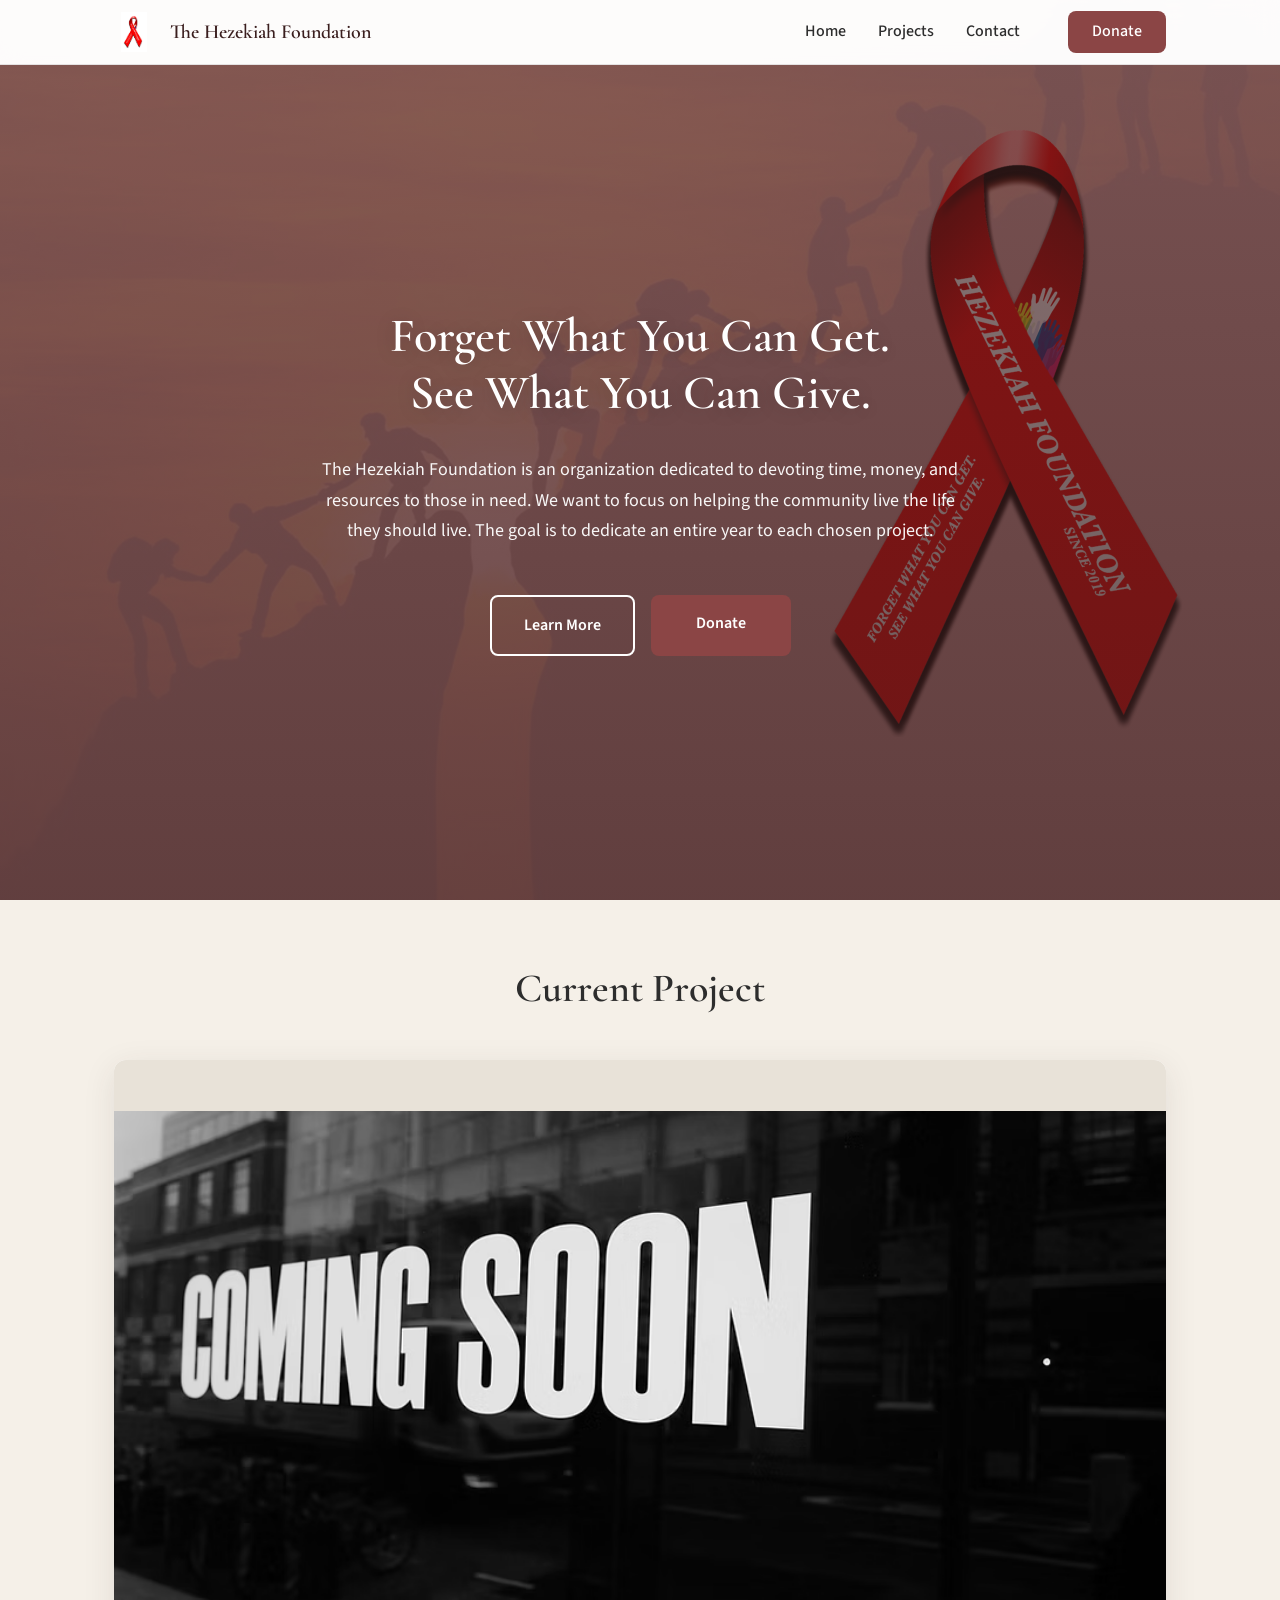
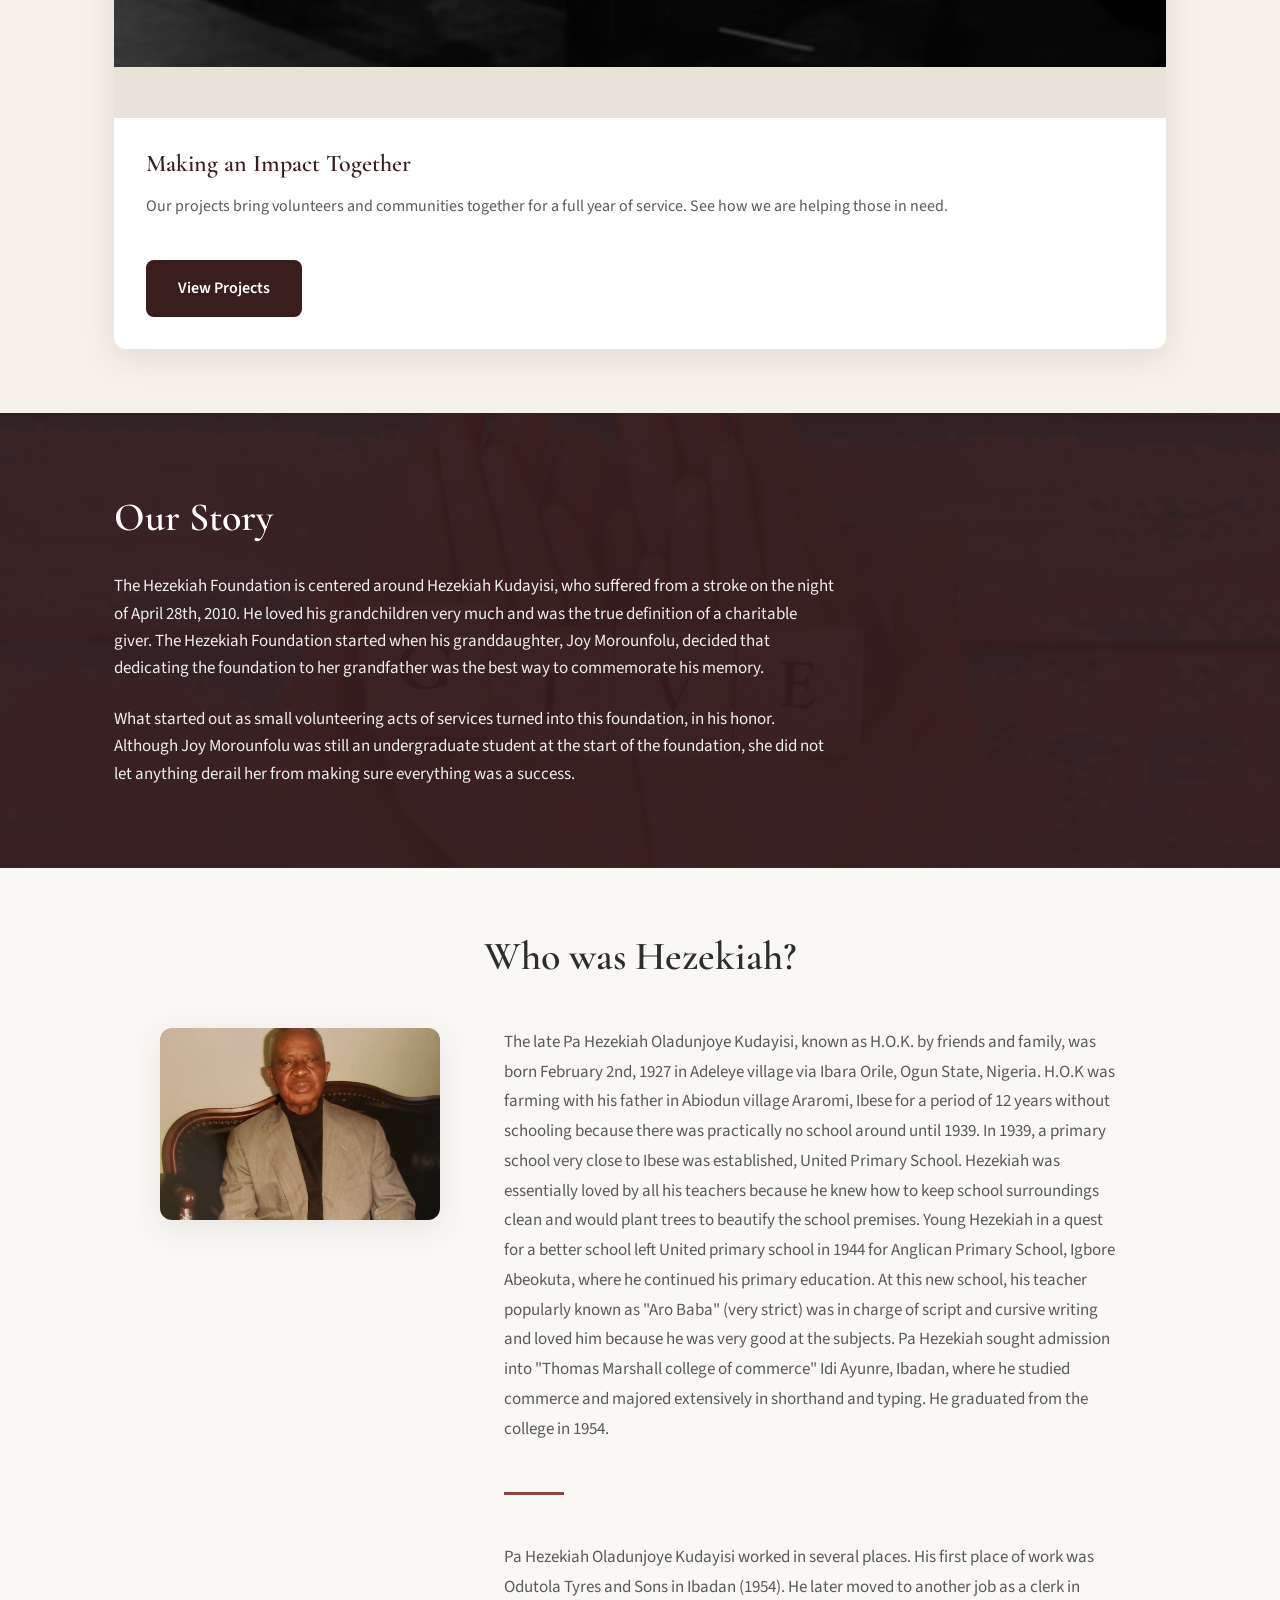
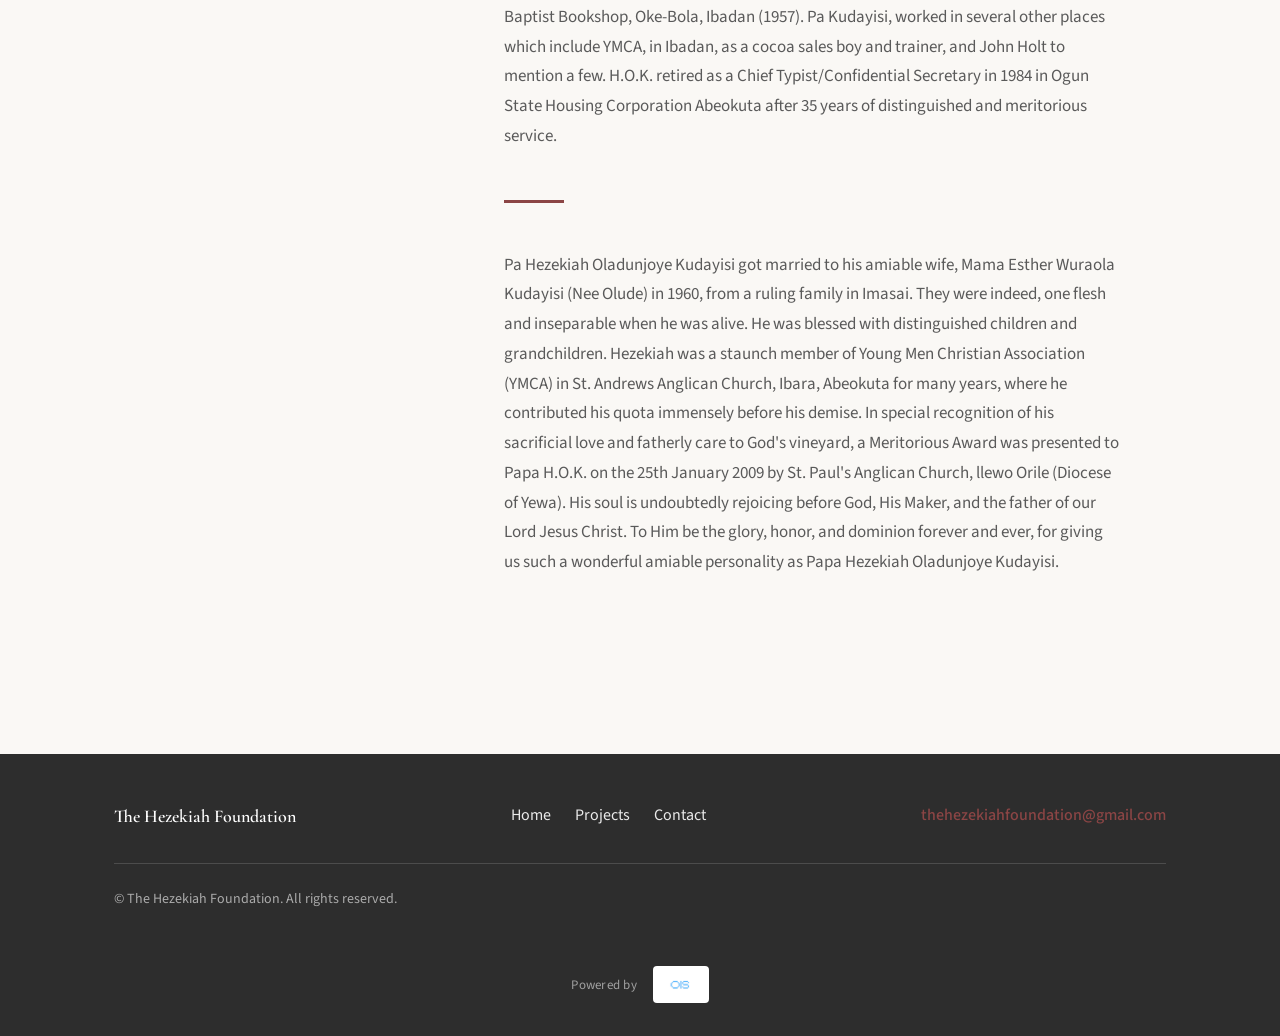
<file: index.html>
<!DOCTYPE html>
<html lang="en">
<head>
  <meta charset="UTF-8">
  <meta name="viewport" content="width=device-width, initial-scale=1.0">
  <meta name="description" content="The Hezekiah Foundation — Devoting time, money, and resources to those in need. See what you can give.">
  <title>The Hezekiah Foundation | Home</title>
  <link rel="icon" href="icon.jpg" type="image/jpeg">
  <link rel="preconnect" href="https://fonts.googleapis.com">
  <link rel="preconnect" href="https://fonts.gstatic.com" crossorigin>
  <link href="https://fonts.googleapis.com/css2?family=Cormorant+Garamond:ital,wght@0,500;0,600;0,700;1,500&family=Source+Sans+3:ital,wght@0,400;0,500;0,600;0,700;1,400&display=swap" rel="stylesheet">
  <link rel="stylesheet" href="styles.css">
</head>
<body>
  <header class="site-header" id="site-header">
    <div class="container">
      <a href="index.html" class="logo">
        <img src="icon.jpg" alt="" class="logo-img" width="40" height="40">
        <span class="logo-text">The Hezekiah Foundation</span>
      </a>
      <button class="nav-toggle" aria-expanded="false" aria-controls="nav-menu" aria-label="Toggle menu">
        <span></span>
        <span></span>
        <span></span>
      </button>
      <nav class="nav-menu" id="nav-menu">
        <ul>
          <li><a href="index.html">Home</a></li>
          <li><a href="projects.html">Projects</a></li>
          <li><a href="contact.html">Contact</a></li>
          <li><a href="https://donate.stripe.com/test_6oU6oHeWib6V2xtgUr2go00" class="btn btn-donate-nav" id="donate-link" target="_blank" rel="noopener noreferrer">Donate</a></li>
        </ul>
      </nav>
    </div>
  </header>

  <main>
    <section class="hero" aria-labelledby="hero-heading">
      <div class="container">
        <h1 id="hero-heading">Forget What You Can Get.<br>See What You Can Give.</h1>
        <p class="hero-subtext">
          The Hezekiah Foundation is an organization dedicated to devoting time, money, and resources to those in need. 
          We want to focus on helping the community live the life they should live. 
          The goal is to dedicate an entire year to each chosen project.
        </p>
        <div class="hero-buttons">
          <a href="#our-story" class="btn btn-secondary">Learn More</a>
          <a href="https://donate.stripe.com/test_6oU6oHeWib6V2xtgUr2go00" class="btn btn-primary" id="hero-donate" target="_blank" rel="noopener noreferrer">Donate</a>
        </div>
      </div>
    </section>

    <section class="section current-project" id="current-project">
      <div class="container">
        <div class="section-title">
          <h2>Current Project</h2>
        </div>
        <div class="card">
          <div class="card-image" role="img" aria-label="Community and care"></div>
          <div class="card-body">
            <h3>Making an Impact Together</h3>
            <p>Our projects bring volunteers and communities together for a full year of service. See how we are helping those in need.</p>
            <a href="projects.html" class="btn btn-dark">View Projects</a>
          </div>
        </div>
      </div>
    </section>

    <section class="our-story section" id="our-story">
      <div class="container">
        <h2>Our Story</h2>
        <div class="fade-in">
          <p>
            The Hezekiah Foundation is centered around Hezekiah Kudayisi, who suffered from a stroke on the night of April 28th, 2010. 
            He loved his grandchildren very much and was the true definition of a charitable giver. The Hezekiah Foundation started when his granddaughter, Joy Morounfolu, decided that dedicating the foundation to her grandfather was the best way to commemorate his memory.
          </p>
          <p>
            What started out as small volunteering acts of services turned into this foundation, in his honor. 
            Although Joy Morounfolu was still an undergraduate student at the start of the foundation, she did not let anything derail her from making sure everything was a success.
          </p>
        </div>
      </div>
    </section>

    <section class="section who-was-hezekiah" id="who-was-hezekiah">
      <div class="container">
        <div class="section-title">
          <h2>Who was Hezekiah?</h2>
        </div>
        <div class="who-was-hezekiah-row">
          <div class="who-was-hezekiah-image">
            <img src="hezekiah.jpeg" alt="Pa Hezekiah Oladunjoye Kudayisi">
          </div>
          <div class="content">
          <div class="bio-block">
            <p>
              The late Pa Hezekiah Oladunjoye Kudayisi, known as H.O.K. by friends and family, was born February 2nd, 1927 in Adeleye village via Ibara Orile, Ogun State, Nigeria. H.O.K was farming with his father in Abiodun village Araromi, Ibese for a period of 12 years without schooling because there was practically no school around until 1939. In 1939, a primary school very close to Ibese was established, United Primary School. Hezekiah was essentially loved by all his teachers because he knew how to keep school surroundings clean and would plant trees to beautify the school premises. Young Hezekiah in a quest for a better school left United primary school in 1944 for Anglican Primary School, Igbore Abeokuta, where he continued his primary education. At this new school, his teacher popularly known as "Aro Baba" (very strict) was in charge of script and cursive writing and loved him because he was very good at the subjects. Pa Hezekiah sought admission into "Thomas Marshall college of commerce" Idi Ayunre, Ibadan, where he studied commerce and majored extensively in shorthand and typing. He graduated from the college in 1954.
            </p>
          </div>
          <hr class="bio-divider" aria-hidden="true">
          <div class="bio-block">
            <p>
              Pa Hezekiah Oladunjoye Kudayisi worked in several places. His first place of work was Odutola Tyres and Sons in Ibadan (1954). He later moved to another job as a clerk in Baptist Bookshop, Oke-Bola, Ibadan (1957). Pa Kudayisi, worked in several other places which include YMCA, in Ibadan, as a cocoa sales boy and trainer, and John Holt to mention a few. H.O.K. retired as a Chief Typist/Confidential Secretary in 1984 in Ogun State Housing Corporation Abeokuta after 35 years of distinguished and meritorious service.
            </p>
          </div>
          <hr class="bio-divider" aria-hidden="true">
          <div class="bio-block">
            <p>
              Pa Hezekiah Oladunjoye Kudayisi got married to his amiable wife, Mama Esther Wuraola Kudayisi (Nee Olude) in 1960, from a ruling family in Imasai. They were indeed, one flesh and inseparable when he was alive. He was blessed with distinguished children and grandchildren. Hezekiah was a staunch member of Young Men Christian Association (YMCA) in St. Andrews Anglican Church, Ibara, Abeokuta for many years, where he contributed his quota immensely before his demise. In special recognition of his sacrificial love and fatherly care to God's vineyard, a Meritorious Award was presented to Papa H.O.K. on the 25th January 2009 by St. Paul's Anglican Church, llewo Orile (Diocese of Yewa). His soul is undoubtedly rejoicing before God, His Maker, and the father of our Lord Jesus Christ. To Him be the glory, honor, and dominion forever and ever, for giving us such a wonderful amiable personality as Papa Hezekiah Oladunjoye Kudayisi.
            </p>
          </div>
          </div>
        </div>
      </div>
    </section>
  </main>

  <footer class="site-footer">
    <div class="container">
      <div>
        <span class="logo">The Hezekiah Foundation</span>
      </div>
      <nav aria-label="Footer">
        <ul>
          <li><a href="index.html">Home</a></li>
          <li><a href="projects.html">Projects</a></li>
          <li><a href="contact.html">Contact</a></li>
        </ul>
      </nav>
      <div>
        <a href="mailto:thehezekiahfoundation@gmail.com" class="email">thehezekiahfoundation@gmail.com</a>
      </div>
      <p class="copyright">© The Hezekiah Foundation. All rights reserved.</p>
      <div class="footer-powered-by">
        <span class="footer-powered-text">Powered by</span>
        <a href="https://www.owolabisolutions.com/" class="footer-powered-link" target="_blank" rel="noopener noreferrer">
          <span class="footer-powered-logo-wrap">
            <img src="OIS.png" alt="OIS — Owolabi Solutions" class="footer-powered-logo" width="80" height="28" loading="lazy">
          </span>
        </a>
      </div>
    </div>
  </footer>

  <script src="main.js"></script>
</body>
</html>
</file>
<file: styles.css>
/* ============================================
   The Hezekiah Foundation — Main Styles
   Mobile-first, warm nonprofit aesthetic
   ============================================ */

:root {
  /* Warm, faith-inspired palette — red */
  --color-bg: #faf8f5;
  --color-bg-warm: #f5f0e8;
  --color-bg-dark: #3e2c2c;
  --color-charcoal: #2d2d2d;
  --color-charcoal-soft: #4a4a4a;
  --color-navy: #3a1e1e;
  --color-navy-soft: #5a2d2d;
  --color-beige: #e8e2d8;
  --color-beige-dark: #d4ccbe;
  --color-accent: #8b4545;
  --color-accent-hover: #7a3535;
  --color-white: #ffffff;
  --color-text: #2d2d2d;
  --color-text-soft: #5a5a5a;
  --color-border: rgba(58, 45, 45, 0.12);

  --font-heading: "Cormorant Garamond", Georgia, serif;
  --font-body: "Source Sans 3", "Segoe UI", sans-serif;

  --space-xs: 0.5rem;
  --space-sm: 1rem;
  --space-md: 1.5rem;
  --space-lg: 2rem;
  --space-xl: 3rem;
  --space-2xl: 4rem;
  --space-3xl: 5rem;

  --radius: 8px;
  --radius-lg: 12px;
  --shadow-soft: 0 4px 20px rgba(58, 45, 45, 0.08);
  --shadow-card: 0 8px 32px rgba(58, 45, 45, 0.1);
  --transition: 0.3s ease;
}

/* Reset & base */
*, *::before, *::after {
  box-sizing: border-box;
}

html {
  scroll-behavior: smooth;
}

body {
  margin: 0;
  font-family: var(--font-body);
  font-size: 1rem;
  line-height: 1.6;
  color: var(--color-text);
  background-color: var(--color-bg);
  -webkit-font-smoothing: antialiased;
}

img {
  max-width: 100%;
  height: auto;
  display: block;
}

a {
  color: var(--color-accent);
  text-decoration: none;
  transition: color var(--transition);
}

a:hover {
  color: var(--color-accent-hover);
}

/* Typography */
h1, h2, h3, h4 {
  font-family: var(--font-heading);
  font-weight: 600;
  line-height: 1.2;
  color: var(--color-charcoal);
}

h1 {
  font-size: clamp(2rem, 5vw, 3.25rem);
  margin: 0 0 var(--space-md);
}

h2 {
  font-size: clamp(1.75rem, 4vw, 2.5rem);
  margin: 0 0 var(--space-md);
}

h3 {
  font-size: clamp(1.25rem, 2.5vw, 1.5rem);
  margin: 0 0 var(--space-sm);
}

p {
  margin: 0 0 var(--space-md);
  color: var(--color-text-soft);
}

p:last-child {
  margin-bottom: 0;
}

/* Layout */
.container {
  width: 100%;
  max-width: 1100px;
  margin: 0 auto;
  padding: 0 var(--space-md);
}

/* ========== Header & Navigation ========== */
.site-header {
  position: fixed;
  top: 0;
  left: 0;
  right: 0;
  z-index: 1000;
  background: rgba(255, 255, 255, 0.98);
  backdrop-filter: blur(10px);
  border-bottom: 1px solid var(--color-border);
  transition: background var(--transition), box-shadow var(--transition);
}

.site-header.scrolled {
  box-shadow: var(--shadow-soft);
}

.site-header .container {
  display: flex;
  align-items: center;
  justify-content: space-between;
  min-height: 64px;
  padding-top: var(--space-xs);
  padding-bottom: var(--space-xs);
}

.logo {
  display: inline-flex;
  align-items: center;
  gap: var(--space-sm);
  font-family: var(--font-heading);
  font-size: 1.25rem;
  font-weight: 600;
  color: var(--color-navy);
  white-space: nowrap;
}

.logo-img {
  width: 40px;
  height: 40px;
  object-fit: contain;
  flex-shrink: 0;
}

.logo-text {
  display: none;
}

@media (min-width: 480px) {
  .logo-text {
    display: inline;
  }
}

.nav-toggle {
  display: flex;
  flex-direction: column;
  justify-content: center;
  gap: 5px;
  width: 44px;
  height: 44px;
  padding: 0;
  background: none;
  border: none;
  cursor: pointer;
  color: var(--color-charcoal);
}

.nav-toggle span {
  display: block;
  width: 22px;
  height: 2px;
  background: currentColor;
  transition: transform var(--transition), opacity var(--transition);
}

.nav-toggle[aria-expanded="true"] span:nth-child(1) {
  transform: translateY(7px) rotate(45deg);
}

.nav-toggle[aria-expanded="true"] span:nth-child(2) {
  opacity: 0;
}

.nav-toggle[aria-expanded="true"] span:nth-child(3) {
  transform: translateY(-7px) rotate(-45deg);
}

.nav-menu {
  position: fixed;
  top: 64px;
  left: 0;
  right: 0;
  background: var(--color-white);
  padding: var(--space-md);
  box-shadow: var(--shadow-card);
  max-height: 0;
  overflow: hidden;
  opacity: 0;
  transition: max-height var(--transition), opacity var(--transition);
}

.nav-menu.is-open {
  max-height: 320px;
  opacity: 1;
}

.nav-menu ul {
  list-style: none;
  margin: 0;
  padding: 0;
}

.nav-menu li {
  border-bottom: 1px solid var(--color-border);
}

.nav-menu li:last-child {
  border-bottom: none;
}

.nav-menu a {
  display: block;
  padding: var(--space-sm) 0;
  font-weight: 500;
  color: var(--color-charcoal);
}

.nav-menu a:hover {
  color: var(--color-accent);
}

.nav-menu .btn-donate-nav {
  display: block;
  margin-top: var(--space-sm);
  text-align: center;
  padding: var(--space-sm) var(--space-md);
  background: var(--color-accent);
  color: var(--color-white) !important;
  border-radius: var(--radius);
  border: none;
}

.nav-menu .btn-donate-nav:hover {
  background: var(--color-accent-hover);
  color: var(--color-white) !important;
}

@media (min-width: 768px) {
  .nav-toggle {
    display: none;
  }

  .nav-menu {
    position: static;
    max-height: none;
    opacity: 1;
    box-shadow: none;
    background: transparent;
    padding: 0;
  }

  .nav-menu ul {
    display: flex;
    align-items: center;
    gap: var(--space-lg);
  }

  .nav-menu li {
    border-bottom: none;
  }

  .nav-menu a {
    padding: var(--space-xs) 0;
  }

  .nav-menu .btn-donate-nav {
    margin-top: 0;
    margin-left: var(--space-sm);
    padding: var(--space-xs) var(--space-md);
  }
}

/* ========== Buttons ========== */
.btn {
  display: inline-block;
  padding: var(--space-sm) var(--space-lg);
  font-family: var(--font-body);
  font-size: 1rem;
  font-weight: 600;
  text-align: center;
  border-radius: var(--radius);
  border: none;
  cursor: pointer;
  transition: background var(--transition), color var(--transition), transform 0.2s ease;
}

.btn:focus-visible {
  outline: 2px solid var(--color-accent);
  outline-offset: 2px;
}

.btn-primary {
  background: var(--color-accent);
  color: var(--color-white);
}

.btn-primary:hover {
  background: var(--color-accent-hover);
  color: var(--color-white);
}

.btn-secondary {
  background: transparent;
  color: var(--color-white);
  border: 2px solid var(--color-white);
}

.btn-secondary:hover {
  background: rgba(255, 255, 255, 0.15);
  color: var(--color-white);
}

.btn-dark {
  background: var(--color-navy);
  color: var(--color-white);
}

.btn-dark:hover {
  background: var(--color-navy-soft);
  color: var(--color-white);
}

/* ========== Hero ========== */
.hero {
  position: relative;
  min-height: 100vh;
  display: flex;
  align-items: center;
  justify-content: center;
  background: var(--color-navy) url("assets/background.jpeg") center / cover no-repeat;
  color: var(--color-white);
  text-align: center;
  padding: calc(64px + var(--space-2xl)) var(--space-md) var(--space-2xl);
}

.hero::before {
  content: "";
  position: absolute;
  inset: 0;
  background: linear-gradient(to bottom, rgba(58, 30, 30, 0.6) 0%, rgba(58, 30, 30, 0.75) 100%);
}

.hero .container {
  position: relative;
  z-index: 1;
}

.hero h1 {
  color: var(--color-white);
  font-size: clamp(1.75rem, 4.5vw, 3rem);
  margin-bottom: var(--space-lg);
  text-shadow: 0 2px 20px rgba(0, 0, 0, 0.2);
}

.hero .hero-subtext {
  max-width: 640px;
  margin: 0 auto var(--space-xl);
  font-size: clamp(1rem, 2vw, 1.125rem);
  line-height: 1.7;
  color: rgba(255, 255, 255, 0.95);
}

.hero .hero-buttons {
  display: flex;
  flex-wrap: wrap;
  gap: var(--space-sm);
  justify-content: center;
}

.hero .btn {
  min-width: 140px;
}

/* ========== Section common ========== */
.section {
  padding: var(--space-2xl) 0;
}

.section-title {
  text-align: center;
  margin-bottom: var(--space-xl);
}

.section-title h2 {
  margin-bottom: var(--space-xs);
}

.section-title p {
  margin: 0;
  max-width: 560px;
  margin-left: auto;
  margin-right: auto;
}

/* ========== Current Project (Home) ========== */
.current-project {
  background: var(--color-bg-warm);
}

.current-project .card {
  background: var(--color-white);
  border-radius: var(--radius-lg);
  overflow: hidden;
  box-shadow: var(--shadow-card);
  transition: transform var(--transition), box-shadow var(--transition);
}

.current-project .card:hover {
  transform: translateY(-4px);
  box-shadow: 0 12px 40px rgba(58, 45, 45, 0.12);
}

.current-project .card-image {
  position: relative;
  aspect-ratio: 16 / 10;
  background: var(--color-beige) url("assets/tough.png") center / contain no-repeat;
}

.current-project .card-body {
  padding: var(--space-lg);
}

.current-project .card-body h3 {
  color: var(--color-navy);
}

.current-project .card-body .btn {
  margin-top: var(--space-sm);
}

/* ========== Our Story ========== */
.our-story {
  position: relative;
  background: var(--color-navy) url("assets/body-background-img.jpeg") center / cover no-repeat;
  color: var(--color-white);
  padding: var(--space-3xl) 0;
}

.our-story::before {
  content: "";
  position: absolute;
  inset: 0;
  background: linear-gradient(to bottom, rgba(58, 30, 30, 0.85) 0%, rgba(58, 30, 30, 0.9) 100%);
}

.our-story .container {
  position: relative;
  z-index: 1;
}

.our-story h2 {
  color: var(--color-white);
  margin-bottom: var(--space-lg);
}

.our-story p {
  color: rgba(255, 255, 255, 0.92);
  font-size: 1.0625rem;
  max-width: 720px;
}

.our-story .fade-in {
  opacity: 0;
  transform: translateY(20px);
}

.our-story .fade-in.visible {
  opacity: 1;
  transform: translateY(0);
}

/* ========== Who Was Hezekiah ========== */
.who-was-hezekiah {
  background: var(--color-bg);
}

.who-was-hezekiah-row {
  display: flex;
  flex-direction: column;
  gap: var(--space-xl);
  max-width: 960px;
  margin: 0 auto;
}

.who-was-hezekiah-image {
  width: 100%;
  max-width: 320px;
  margin: 0 auto;
  border-radius: var(--radius-lg);
  overflow: hidden;
  box-shadow: var(--shadow-card);
}

.who-was-hezekiah-image img {
  width: 100%;
  height: auto;
  display: block;
  object-fit: cover;
}

@media (min-width: 768px) {
  .who-was-hezekiah-row {
    flex-direction: row;
    align-items: flex-start;
    gap: var(--space-2xl);
  }

  .who-was-hezekiah-image {
    flex-shrink: 0;
    width: 280px;
    max-width: none;
    margin: 0;
  }

  .who-was-hezekiah .content {
    flex: 1;
    min-width: 0;
  }
}

.who-was-hezekiah .content {
  max-width: 720px;
  margin: 0 auto;
}

@media (min-width: 768px) {
  .who-was-hezekiah .content {
    margin: 0;
  }
}

.who-was-hezekiah .bio-block {
  margin-bottom: var(--space-xl);
}

.who-was-hezekiah .bio-block p {
  font-size: 1.0625rem;
  line-height: 1.75;
}

.who-was-hezekiah .bio-divider {
  width: 60px;
  height: 3px;
  background: var(--color-accent);
  margin: var(--space-xl) 0;
  border: none;
}

.who-was-hezekiah .quote-line {
  border-left: 4px solid var(--color-beige-dark);
  padding-left: var(--space-lg);
  margin: var(--space-lg) 0;
  font-style: italic;
  color: var(--color-charcoal-soft);
}

/* ========== Projects page ========== */
.projects-hero {
  padding: calc(64px + var(--space-2xl)) var(--space-md) var(--space-2xl);
  background: var(--color-navy);
  color: var(--color-white);
  text-align: center;
}

.projects-hero h1 {
  color: var(--color-white);
  margin-bottom: var(--space-sm);
}

.projects-hero p {
  color: rgba(255, 255, 255, 0.9);
  margin: 0;
}

.project-card {
  background: var(--color-white);
  border-radius: var(--radius-lg);
  overflow: hidden;
  box-shadow: var(--shadow-card);
  margin-bottom: var(--space-xl);
}

.project-card:last-child {
  margin-bottom: 0;
}

.project-card .card-header {
  background: var(--color-bg-warm);
  padding: var(--space-lg);
  border-bottom: 1px solid var(--color-border);
}

.project-card .card-header h2 {
  margin: 0;
  color: var(--color-navy);
  font-size: 1.5rem;
}

.project-card-row {
  display: flex;
  flex-direction: column;
  gap: var(--space-lg);
  padding: var(--space-lg);
}

@media (min-width: 768px) {
  .project-card-row {
    flex-direction: row;
    align-items: flex-start;
  }
}

.project-video-wrapper {
  position: relative;
  width: 100%;
  max-width: 360px;
  margin: 0 auto;
  aspect-ratio: 4 / 5;
  background: var(--color-charcoal);
  overflow: hidden;
  border-radius: var(--radius);
  flex-shrink: 0;
}

@media (min-width: 768px) {
  .project-video-wrapper {
    margin: 0;
    width: 280px;
    min-width: 280px;
  }
}

.project-video {
  width: 100%;
  height: 100%;
  object-fit: cover;
  display: block;
}

.video-play-overlay {
  position: absolute;
  top: 50%;
  left: 50%;
  transform: translate(-50%, -50%);
  width: 80px;
  height: 80px;
  border-radius: 50%;
  background: rgba(255, 255, 255, 0.9);
  border: none;
  cursor: pointer;
  display: flex;
  align-items: center;
  justify-content: center;
  font-size: 2rem;
  color: var(--color-navy);
  transition: transform var(--transition), background var(--transition);
  z-index: 10;
}

.video-play-overlay:hover {
  transform: translate(-50%, -50%) scale(1.1);
  background: rgba(255, 255, 255, 1);
}

.video-play-overlay span {
  margin-left: 4px;
}

.video-error-message {
  position: absolute;
  top: 0;
  left: 0;
  right: 0;
  bottom: 0;
  display: flex;
  flex-direction: column;
  align-items: center;
  justify-content: center;
  padding: 2rem;
  background: var(--color-bg-warm);
  color: var(--color-text-soft);
  text-align: center;
  z-index: 5;
}

.video-error-message p {
  margin: 0;
}

.project-card .card-body {
  padding: 0;
  flex: 1;
  min-width: 0;
}

@media (min-width: 768px) {
  .project-card .card-body {
    padding-left: 0;
  }
}

.project-card .card-body p {
  margin-bottom: var(--space-md);
}

.project-stats {
  display: grid;
  grid-template-columns: repeat(2, 1fr);
  gap: var(--space-md);
  margin: var(--space-lg) 0;
}

.project-stat {
  text-align: center;
  padding: var(--space-md);
  background: var(--color-bg-warm);
  border-radius: var(--radius);
}

.project-stat .value {
  font-family: var(--font-heading);
  font-size: 1.5rem;
  font-weight: 600;
  color: var(--color-accent);
  display: block;
}

.project-stat .label {
  font-size: 0.875rem;
  color: var(--color-text-soft);
  margin: 0;
}

.gratitude {
  margin-top: var(--space-lg);
  padding-top: var(--space-lg);
  border-top: 1px solid var(--color-border);
}

.gratitude h4 {
  font-size: 1rem;
  color: var(--color-charcoal);
  margin-bottom: var(--space-sm);
}

.gratitude ul {
  margin: 0;
  padding-left: 1.25rem;
  color: var(--color-text-soft);
}

.gratitude li {
  margin-bottom: var(--space-xs);
}

@media (min-width: 600px) {
  .project-stats {
    grid-template-columns: repeat(4, 1fr);
  }
}

/* ========== Contact page ========== */
.contact-hero {
  padding: calc(64px + var(--space-2xl)) var(--space-md) var(--space-2xl);
  background: var(--color-navy);
  color: var(--color-white);
  text-align: center;
}

.contact-hero h1 {
  color: var(--color-white);
  margin-bottom: var(--space-sm);
}

.contact-hero p {
  color: rgba(255, 255, 255, 0.9);
  margin: 0;
}

.contact-section {
  padding: var(--space-2xl) 0;
}

.contact-grid {
  display: grid;
  gap: var(--space-xl);
  max-width: 640px;
  margin: 0 auto;
}

.contact-image {
  width: 100%;
  border-radius: var(--radius-lg);
  overflow: hidden;
  box-shadow: var(--shadow-soft);
}

.contact-image img {
  width: 100%;
  height: auto;
  display: block;
  object-fit: cover;
}

.contact-content {
  display: grid;
  gap: var(--space-xl);
}

@media (min-width: 768px) {
  .contact-grid {
    grid-template-columns: auto 1fr;
    max-width: 1100px;
    align-items: start;
    gap: var(--space-2xl);
  }

  .contact-image {
    width: 320px;
    min-width: 280px;
  }

  .contact-content {
    max-width: 640px;
    min-width: 0;
  }
}

.contact-info {
  padding: var(--space-lg);
  background: var(--color-bg-warm);
  border-radius: var(--radius-lg);
}

.contact-info h3 {
  margin-bottom: var(--space-sm);
  color: var(--color-navy);
}

.contact-info a {
  font-weight: 500;
}

.contact-form .form-group {
  margin-bottom: var(--space-md);
}

.contact-form label {
  display: block;
  font-weight: 600;
  margin-bottom: var(--space-xs);
  color: var(--color-charcoal);
}

.contact-form input,
.contact-form textarea {
  width: 100%;
  padding: var(--space-sm) var(--space-md);
  font-family: var(--font-body);
  font-size: 1rem;
  border: 1px solid var(--color-border);
  border-radius: var(--radius);
  background: var(--color-white);
  transition: border-color var(--transition), box-shadow var(--transition);
}

.contact-form input:focus,
.contact-form textarea:focus {
  outline: none;
  border-color: var(--color-accent);
  box-shadow: 0 0 0 3px rgba(139, 69, 69, 0.15);
}

.contact-form textarea {
  min-height: 140px;
  resize: vertical;
}

.contact-form .error {
  display: none;
  font-size: 0.875rem;
  color: #b54a4a;
  margin-top: var(--space-xs);
}

.contact-form .error:not(:empty) {
  display: block;
}

.contact-form input.invalid,
.contact-form textarea.invalid {
  border-color: #b54a4a;
}

.contact-form .btn {
  width: 100%;
  padding: var(--space-md);
  margin-top: var(--space-sm);
}

.contact-form .success-message {
  padding: var(--space-md);
  background: rgba(139, 69, 69, 0.12);
  color: var(--color-navy);
  border-radius: var(--radius);
  margin-top: var(--space-md);
  display: none;
}

.contact-form .success-message.visible {
  display: block;
}

.contact-form .success-message.form-error {
  background: rgba(180, 60, 60, 0.15);
  color: #8b2a2a;
}

/* ========== Footer ========== */
.site-footer {
  background: var(--color-charcoal);
  color: rgba(255, 255, 255, 0.85);
  padding: var(--space-xl) 0 var(--space-lg);
  margin-top: var(--space-2xl);
}

.site-footer .container {
  display: flex;
  flex-direction: column;
  gap: var(--space-lg);
  text-align: center;
}

.site-footer .logo {
  color: var(--color-white);
  font-size: 1.125rem;
}

.site-footer nav ul {
  list-style: none;
  margin: 0;
  padding: 0;
  display: flex;
  flex-wrap: wrap;
  justify-content: center;
  gap: var(--space-md);
}

.site-footer nav a {
  color: rgba(255, 255, 255, 0.9);
}

.site-footer nav a:hover {
  color: var(--color-white);
}

.site-footer .email {
  font-weight: 500;
}

.site-footer .copyright {
  font-size: 0.875rem;
  color: rgba(255, 255, 255, 0.6);
  margin: 0;
  padding-top: var(--space-md);
  border-top: 1px solid rgba(255, 255, 255, 0.15);
  flex-basis: 100%;
}

.footer-powered-by {
  display: flex;
  flex-wrap: wrap;
  align-items: center;
  justify-content: center;
  gap: var(--space-sm);
  width: 100%;
  margin: 0;
  padding-top: var(--space-md);
  font-size: 0.8125rem;
  color: rgba(255, 255, 255, 0.55);
}

.footer-powered-text {
  letter-spacing: 0.02em;
}

.footer-powered-link {
  text-decoration: none;
  border-radius: 4px;
  transition: opacity var(--transition), transform var(--transition);
}

.footer-powered-link:hover {
  opacity: 0.92;
}

.footer-powered-link:focus-visible {
  outline: 2px solid rgba(255, 255, 255, 0.85);
  outline-offset: 3px;
}

.footer-powered-logo-wrap {
  display: inline-flex;
  align-items: center;
  background: var(--color-white);
  border-radius: 4px;
  padding: 0.35rem 0.65rem;
  line-height: 0;
}

.footer-powered-logo {
  display: block;
  height: 26px;
  width: auto;
  max-width: 100px;
}

@media (min-width: 768px) {
  .site-footer .container {
    flex-direction: row;
    flex-wrap: wrap;
    justify-content: space-between;
    align-items: center;
    text-align: left;
  }

  .site-footer nav ul {
    justify-content: flex-start;
  }
}

/* ========== Utility & animations ========== */
.visually-hidden {
  position: absolute;
  width: 1px;
  height: 1px;
  padding: 0;
  margin: -1px;
  overflow: hidden;
  clip: rect(0, 0, 0, 0);
  white-space: nowrap;
  border: 0;
}

@media (prefers-reduced-motion: reduce) {
  *, *::before, *::after {
    animation-duration: 0.01ms !important;
    animation-iteration-count: 1 !important;
    transition-duration: 0.01ms !important;
  }
}
</file>
